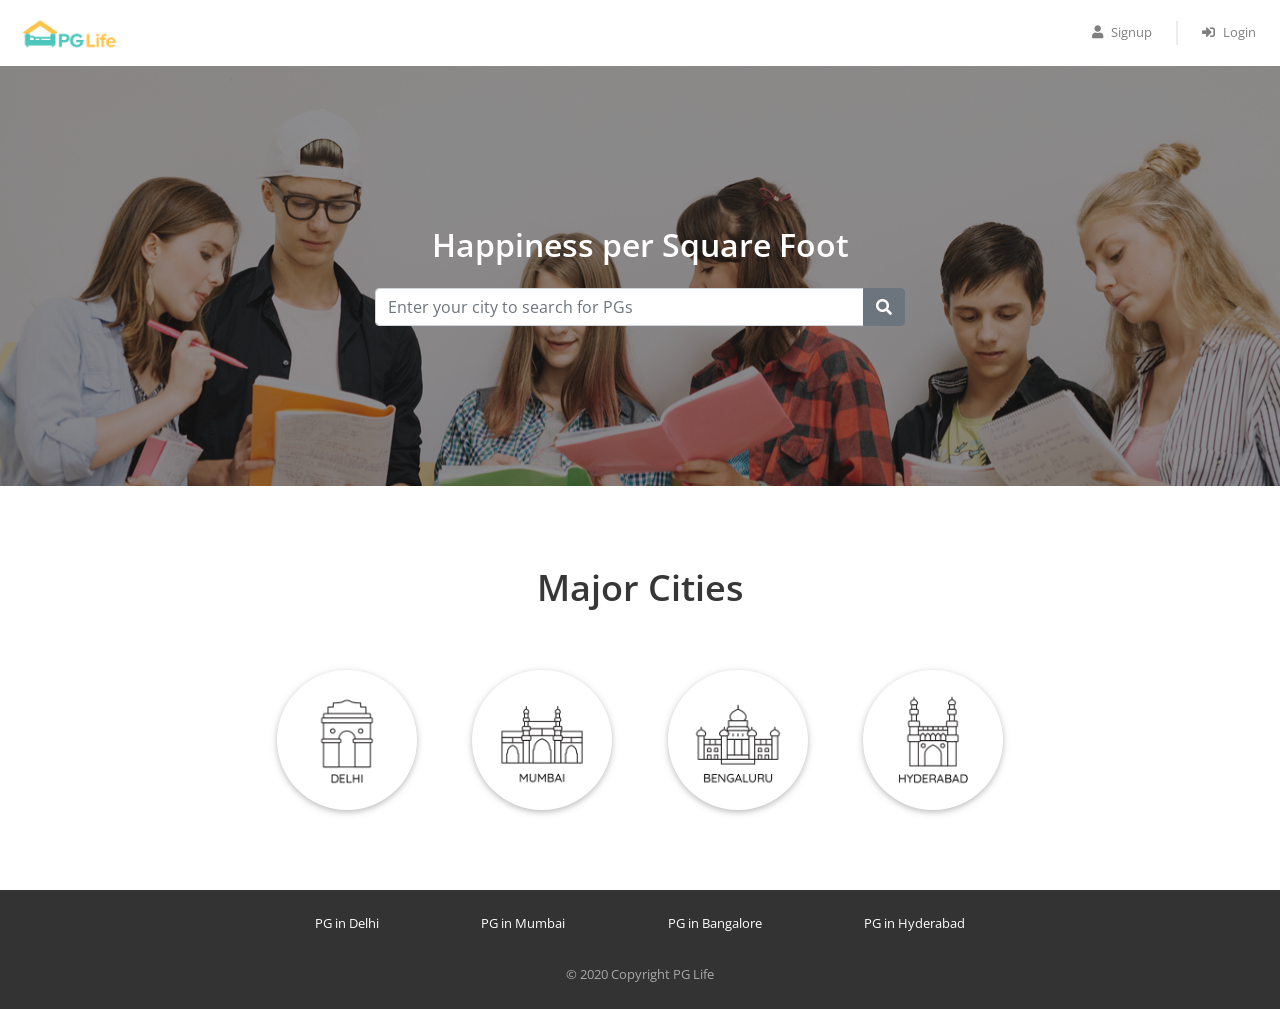
<file: index.html>
<!DOCTYPE html>
<html lang="en">

<head>
    <meta name="viewport" content="width=device-width, initial-scale=1">
    <title>Welcome | PG_Life</title>

    <link href="css/bootstrap.min.css" rel="stylesheet" />
    <link href="https://use.fontawesome.com/releases/v5.11.2/css/all.css" rel="stylesheet" />
    <link href="https://fonts.googleapis.com/css2?family=Open+Sans:ital,wght@0,300;0,400;0,600;0,700;0,800;1,300;1,400;1,600;1,700;1,800&display=swap" rel="stylesheet" />
    <link href="css/common.css" rel="stylesheet" />
    <link href="css/home.css" rel="stylesheet" />
</head>

<body>
    <div class="header sticky-top">
        <nav class="navbar navbar-expand-md navbar-light">
            <a class="navbar-brand" href="index.html">
                <img src="img/logo.png" />
            </a>
            <button class="navbar-toggler" type="button" data-toggle="collapse" data-target="#my-navbar">
                <span class="navbar-toggler-icon"></span>
            </button>

            <div class="collapse navbar-collapse justify-content-end" id="my-navbar">
                <ul class="navbar-nav">
                    <li class="nav-item">
                        <a class="nav-link" href="#" data-toggle="modal" data-target="#signup-modal">
                            <i class="fas fa-user"></i>Signup
                        </a>
                    </li>
                    <div class="nav-vl"></div>
                    <li class="nav-item">
                        <a class="nav-link" href="#" data-toggle="modal" data-target="#login-modal">
                            <i class="fas fa-sign-in-alt"></i>Login
                        </a>
                    </li>
                </ul>
            </div>
        </nav>
    </div>

    <div id="loading">
    </div>

    <div class="banner-container">
        <h2 class="white pb-3">Happiness per Square Foot</h2>

        <form id="search-form">
            <div class="input-group city-search">
                <input type="text" class="form-control input-city" id='city' name='city' placeholder="Enter your city to search for PGs" />
                <div class="input-group-append">
                    <button type="submit" class="btn btn-secondary">
                        <i class="fa fa-search"></i>
                    </button>
                </div>
            </div>
        </form>
    </div>

    <div class="page-container">
        <h1 class="city-heading">
            Major Cities
        </h1>
        <div class="row">
            <div class="city-card-container col-md">
                <a href="property_list.html">
                    <div class="city-card rounded-circle">
                        <img src="img/delhi.png" class="city-img" />
                    </div>
                </a>
            </div>

            <div class="city-card-container col-md">
                <a href="property_list.html">
                    <div class="city-card rounded-circle">
                        <img src="img/mumbai.png" class="city-img" />
                    </div>
                </a>
            </div>

            <div class="city-card-container col-md">
                <a href="property_list.html">
                    <div class="city-card rounded-circle">
                        <img src="img/bangalore.png" class="city-img" />
                    </div>
                </a>
            </div>

            <div class="city-card-container col-md">
                <a href="property_list.html">
                    <div class="city-card rounded-circle">
                        <img src="img/hyderabad.png" class="city-img" />
                    </div>
                </a>
            </div>
        </div>
    </div>

    <div class="modal fade" id="signup-modal" tabindex="-1" role="dialog" aria-labelledby="signup-heading" aria-hidden="true">
        <div class="modal-dialog" role="document">
            <div class="modal-content">
                <div class="modal-header">
                    <h5 class="modal-title" id="signup-heading">Signup with PGLife</h5>
                    <button type="button" class="close" data-dismiss="modal" aria-label="Close">
                        <span aria-hidden="true">&times;</span>
                    </button>
                </div>

                <div class="modal-body">
                    <form id="signup-form" class="form" role="form">
                        <div class="input-group form-group">
                            <div class="input-group-prepend">
                                <span class="input-group-text">
                                    <i class="fas fa-user"></i>
                                </span>
                            </div>
                            <input type="text" class="form-control" name="full_name" placeholder="Full Name" maxlength="30" required>
                        </div>

                        <div class="input-group form-group">
                            <div class="input-group-prepend">
                                <span class="input-group-text">
                                    <i class="fas fa-phone-alt"></i>
                                </span>
                            </div>
                            <input type="text" class="form-control" name="phone" placeholder="Phone Number" maxlength="10" minlength="10" required>
                        </div>

                        <div class="input-group form-group">
                            <div class="input-group-prepend">
                                <span class="input-group-text">
                                    <i class="fas fa-envelope"></i>
                                </span>
                            </div>
                            <input type="email" class="form-control" name="email" placeholder="Email" required>
                        </div>

                        <div class="input-group form-group">
                            <div class="input-group-prepend">
                                <span class="input-group-text">
                                    <i class="fas fa-lock"></i>
                                </span>
                            </div>
                            <input type="password" class="form-control" name="password" placeholder="Password" minlength="6" required>
                        </div>

                        <div class="input-group form-group">
                            <div class="input-group-prepend">
                                <span class="input-group-text">
                                    <i class="fas fa-university"></i>
                                </span>
                            </div>
                            <input type="text" class="form-control" name="college_name" placeholder="College Name" maxlength="150" required>
                        </div>

                        <div class="form-group">
                            <span>I'm a</span>
                            <input type="radio" class="ml-3" id="gender-male" name="gender" value="male" /> Male
                            <label for="gender-male">
                            </label>
                            <input type="radio" class="ml-3" id="gender-female" name="gender" value="female" />
                            <label for="gender-female">
                                Female
                            </label>
                        </div>

                        <div class="form-group">
                            <button type="submit" class="btn btn-block btn-primary">Create Account</button>
                        </div>
                    </form>
                </div>

                <div class="modal-footer">
                    <span>Already have an account?
                        <a href="#" data-dismiss="modal" data-toggle="modal" data-target="#login-modal">Login</a>
                    </span>
                </div>
            </div>
        </div>
    </div>

    <div class="modal fade" id="login-modal" tabindex="-1" role="dialog" aria-labelledby="login-heading" aria-hidden="true">
        <div class="modal-dialog modal-dialog-centered" role="document">
            <div class="modal-content">
                <div class="modal-header">
                    <h5 class="modal-title" id="login-heading">Login with PGLife</h5>
                    <button type="button" class="close" data-dismiss="modal" aria-label="Close">
                        <span aria-hidden="true">&times;</span>
                    </button>
                </div>

                <div class="modal-body">
                    <form id="login-form" class="form" role="form">
                        <div class="input-group form-group">
                            <div class="input-group-prepend">
                                <span class="input-group-text">
                                    <i class="fas fa-user"></i>
                                </span>
                            </div>
                            <input type="email" class="form-control" name="email" placeholder="Email" required>
                        </div>

                        <div class="input-group form-group">
                            <div class="input-group-prepend">
                                <span class="input-group-text">
                                    <i class="fas fa-lock"></i>
                                </span>
                            </div>
                            <input type="password" class="form-control" name="password" placeholder="Password" minlength="6" required>
                        </div>

                        <div class="form-group">
                            <button type="submit" class="btn btn-block btn-primary">Login</button>
                        </div>
                    </form>
                </div>

                <div class="modal-footer">
                    <span>
                        <a href="#" data-dismiss="modal" data-toggle="modal" data-target="#signup-modal">Click here</a>
                        to register a new account
                    </span>
                </div>
            </div>
        </div>
    </div>

    <div class="footer">
        <div class="page-container footer-container">
            <div class="footer-cities">
                <div class="footer-city">
                    <a href="property_list.html">PG in Delhi</a>
                </div>
                <div class="footer-city">
                    <a href="property_list.html">PG in Mumbai</a>
                </div>
                <div class="footer-city">
                    <a href="property_list.html">PG in Bangalore</a>
                </div>
                <div class="footer-city">
                    <a href="property_list.html">PG in Hyderabad</a>
                </div>
            </div>
            <div class="footer-copyright">© 2020 Copyright PG Life </div>
        </div>
    </div>

    <script type="text/javascript" src="js/jquery.js"></script>
    <script type="text/javascript" src="js/bootstrap.min.js"></script>
    <script type="text/javascript" src="js/common.js"></script>
    
</body>

</html>
</file>
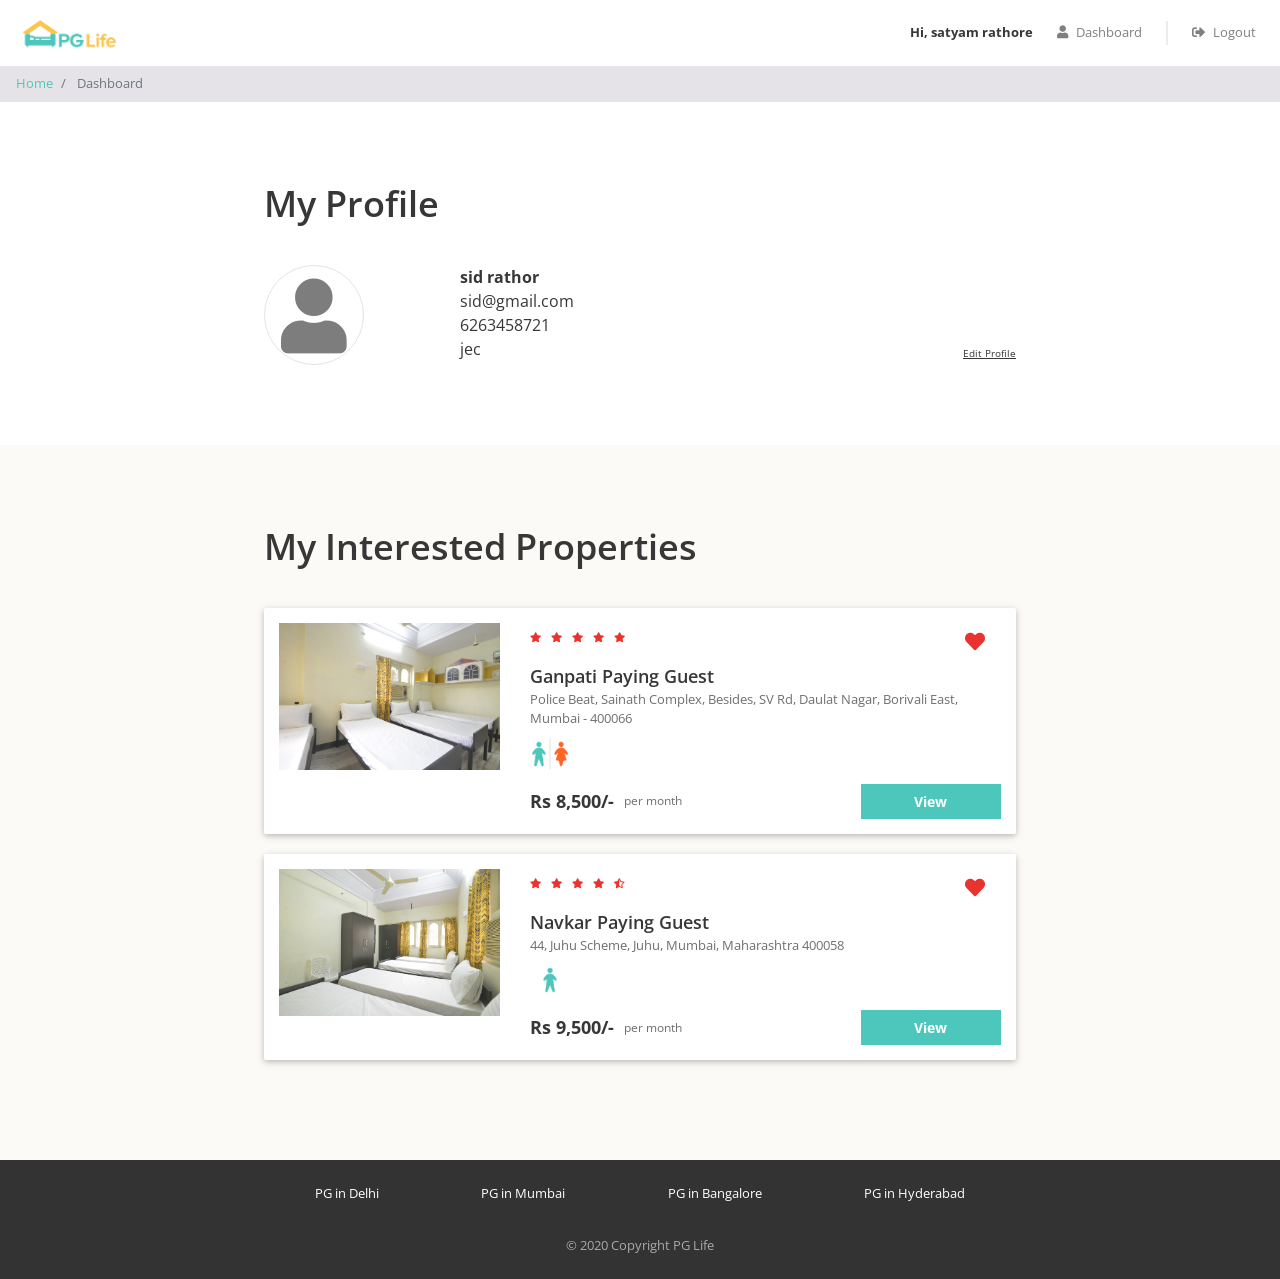
<file: dashboard.html>
<!DOCTYPE html>
<html lang="en">

<head>
    <meta name="viewport" content="width=device-width, initial-scale=1">
    <title>Dashboard | PG Life</title>

    <link href="css/bootstrap.min.css" rel="stylesheet" />
    <link href="https://use.fontawesome.com/releases/v5.11.2/css/all.css" rel="stylesheet" />
    <link href="https://fonts.googleapis.com/css2?family=Open+Sans:ital,wght@0,300;0,400;0,600;0,700;0,800;1,300;1,400;1,600;1,700;1,800&display=swap" rel="stylesheet" />
    <link href="css/common.css" rel="stylesheet" />
    <link href="css/dashboard.css" rel="stylesheet" />
</head>

<body>
<div class="header sticky-top">
        <nav class="navbar navbar-expand-md navbar-light">
            <a class="navbar-brand" href="index.html">
                <img src="img/logo.png" />
            </a>
            <button class="navbar-toggler" type="button" data-toggle="collapse" data-target="#my-navbar">
                <span class="navbar-toggler-icon"></span>
            </button>

            <div class="collapse navbar-collapse justify-content-end" id="my-navbar">
                <ul class="navbar-nav">
                    <div class='nav-name'>
                        Hi, satyam rathore
                    </div>
                    <li class="nav-item">
                        <a class="nav-link" href="dashboard.html">
                            <i class="fas fa-user"></i>Dashboard
                        </a>
                    </li>
                    <div class="nav-vl"></div>
                    <li class="nav-item">
                        <a class="nav-link" href="#">
                            <i class="fas fa-sign-out-alt"></i>Logout
                        </a>
                    </li>
                </ul>
            </div>
        </nav>
    </div>

    <div id="loading">
    </div>

    <nav aria-label="breadcrumb">
        <ol class="breadcrumb py-2">
            <li class="breadcrumb-item">
                <a href="index.html">Home</a>
            </li>
            <li class="breadcrumb-item active" aria-current="page">
                Dashboard
            </li>
        </ol>
    </nav>

    <div class="my-profile page-container">
        <h1>My Profile</h1>
        <div class="row">
            <div class="col-md-3 profile-img-container">
                <i class="fas fa-user profile-img"></i>
            </div>
            <div class="col-md-9">
                <div class="row no-gutters justify-content-between align-items-end">
                    <div class="profile">
                        <div class="name">sid rathor</div>
                        <div class="email">sid@gmail.com</div>
                        <div class="phone">6263458721</div>
                        <div class="college">jec</div>
                    </div>
                    <div class="edit">
                        <div class="edit-profile">Edit Profile</div>
                    </div>
                </div>
            </div>
        </div>
    </div>

    <div class="my-interested-properties">
        <div class="page-container">
            <h1>My Interested Properties</h1>

            <div class="property-card property-id-1 row">
                <div class="image-container col-md-4">
                    <img src="img/properties/1/eace7b9114fd6046.jpg" />
                </div>
                <div class="content-container col-md-8">
                    <div class="row no-gutters justify-content-between">
                        <div class="star-container" title="4.8">
                            <i class="fas fa-star"></i>
                            <i class="fas fa-star"></i>
                            <i class="fas fa-star"></i>
                            <i class="fas fa-star"></i>
                            <i class="fas fa-star"></i>
                        </div>
                        <div class="interested-container">
                            <i class="is-interested-image fas fa-heart" property_id="1"></i>
                        </div>
                    </div>
                    <div class="detail-container">
                        <div class="property-name">Ganpati Paying Guest</div>
                        <div class="property-address">Police Beat, Sainath Complex, Besides, SV Rd, Daulat Nagar, Borivali East, Mumbai - 400066</div>
                        <div class="property-gender">
                            <img src="img/unisex.png">
                        </div>
                    </div>
                    <div class="row no-gutters">
                        <div class="rent-container col-6">
                            <div class="rent">Rs 8,500/-</div>
                            <div class="rent-unit">per month</div>
                        </div>
                        <div class="button-container col-6">
                            <a href="property_detail.html" class="btn btn-primary">View</a>
                        </div>
                    </div>
                </div>
            </div>

            <div class="property-card property-id-2 row">
                <div class="image-container col-md-4">
                    <img src="img/properties/1/1d4f0757fdb86d5f.jpg" />
                </div>
                <div class="content-container col-md-8">
                    <div class="row no-gutters justify-content-between">
                        <div class="star-container" title="4.5">
                            <i class="fas fa-star"></i>
                            <i class="fas fa-star"></i>
                            <i class="fas fa-star"></i>
                            <i class="fas fa-star"></i>
                            <i class="fas fa-star-half-alt"></i>
                        </div>
                        <div class="interested-container">
                            <i class="is-interested-image fas fa-heart" property_id="2"></i>
                        </div>
                    </div>
                    <div class="detail-container">
                        <div class="property-name">Navkar Paying Guest</div>
                        <div class="property-address">44, Juhu Scheme, Juhu, Mumbai, Maharashtra 400058</div>
                        <div class="property-gender">
                            <img src="img/male.png">
                        </div>
                    </div>
                    <div class="row no-gutters">
                        <div class="rent-container col-6">
                            <div class="rent">Rs 9,500/-</div>
                            <div class="rent-unit">per month</div>
                        </div>
                        <div class="button-container col-6">
                            <a href="property_detail.html" class="btn btn-primary">View</a>
                        </div>
                    </div>
                </div>
            </div>


        </div>
    </div>

    <div class="footer">
        <div class="page-container footer-container">
            <div class="footer-cities">
                <div class="footer-city">
                    <a href="property_list.html">PG in Delhi</a>
                </div>
                <div class="footer-city">
                    <a href="property_list.html">PG in Mumbai</a>
                </div>
                <div class="footer-city">
                    <a href="property_list.html">PG in Bangalore</a>
                </div>
                <div class="footer-city">
                    <a href="property_list.html">PG in Hyderabad</a>
                </div>
            </div>
            <div class="footer-copyright">© 2020 Copyright PG Life </div>
        </div>
    </div>

    <script type="text/javascript" src="js/jquery.js"></script>
    <script type="text/javascript" src="js/bootstrap.min.js"></script>
    <script type="text/javascript" src="js/common.js"></script>
    
</body>

</html>
</file>
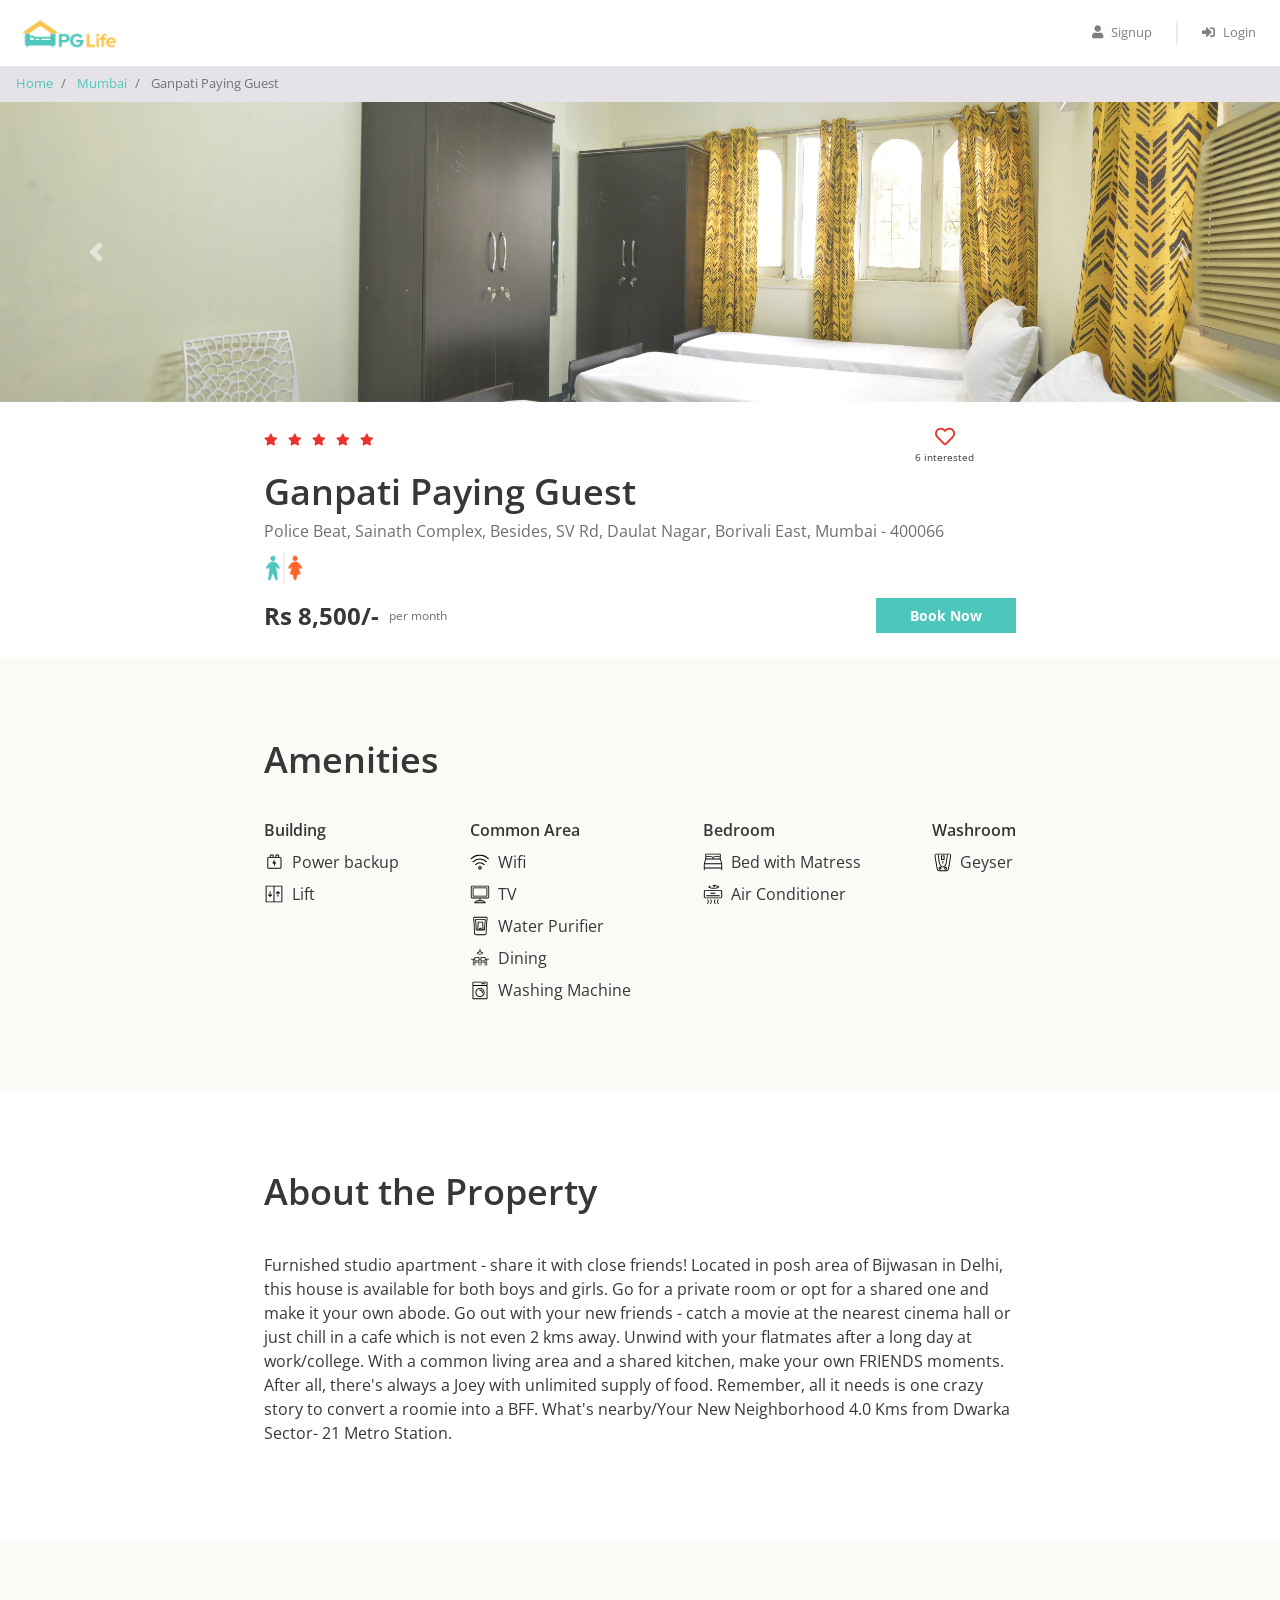
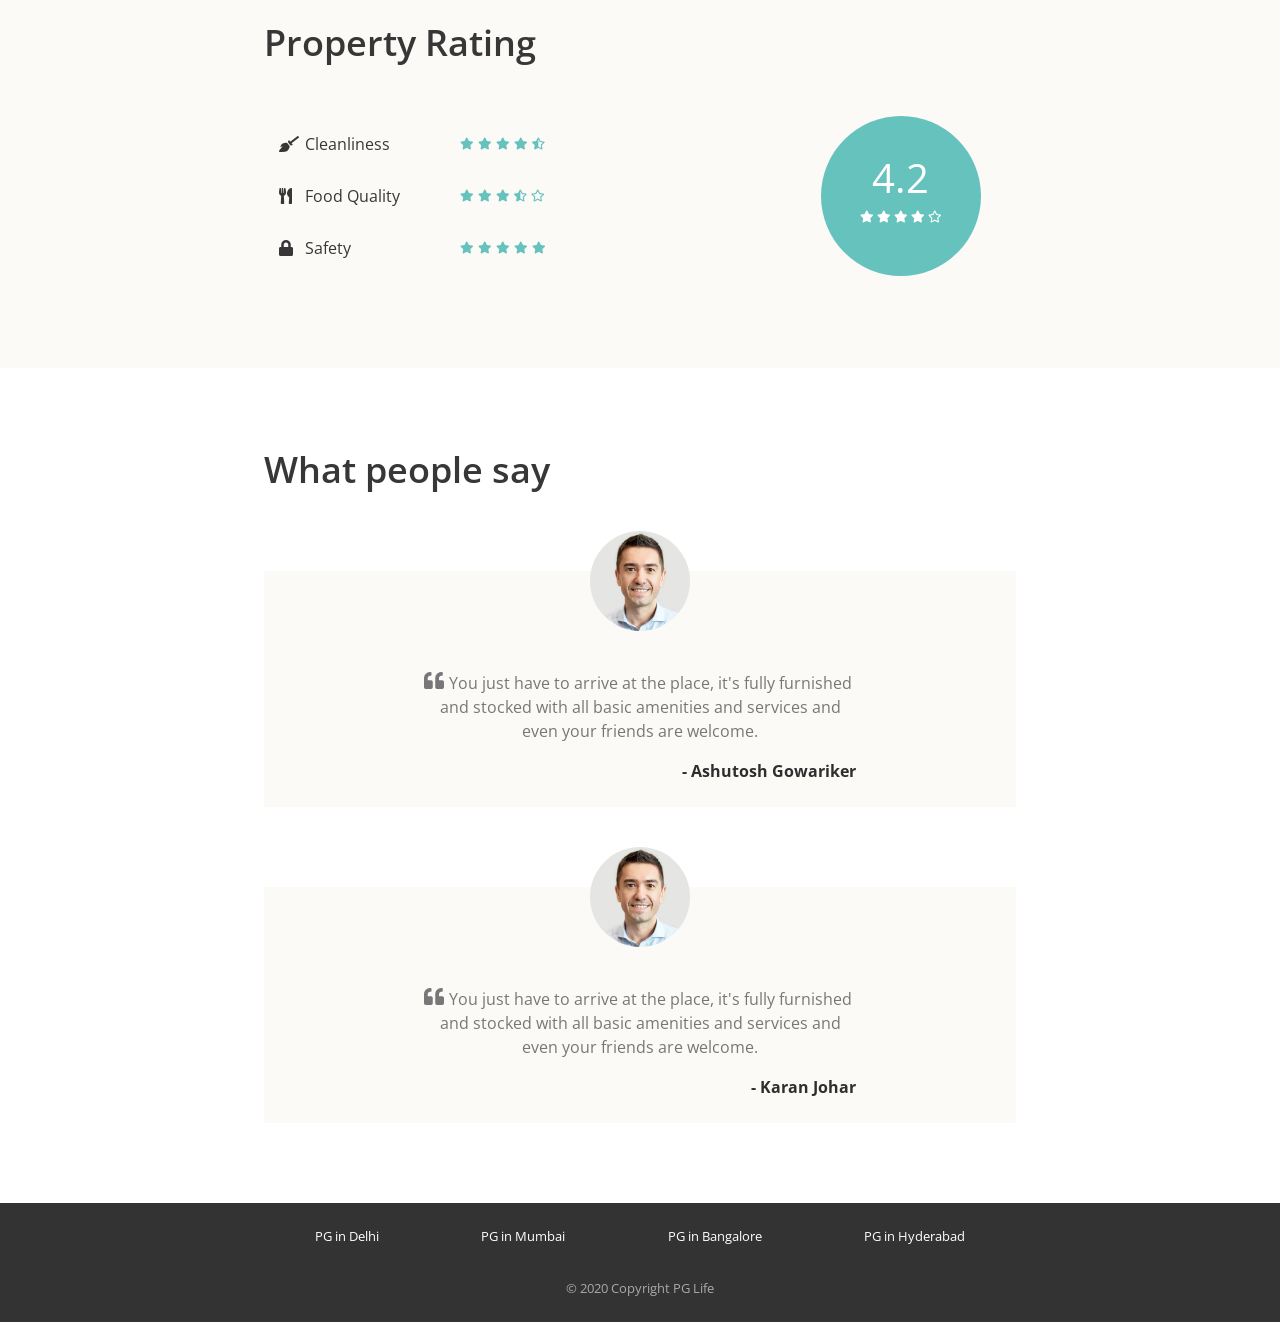
<file: property_detail.html>
<!DOCTYPE html>
<html lang="en">

<head>
    <meta name="viewport" content="width=device-width, initial-scale=1">
    <title>Ganpati Paying Guest | PG Life</title>

    <link href="css/bootstrap.min.css" rel="stylesheet" />
    <link href="https://use.fontawesome.com/releases/v5.11.2/css/all.css" rel="stylesheet" />
    <link href="https://fonts.googleapis.com/css2?family=Open+Sans:ital,wght@0,300;0,400;0,600;0,700;0,800;1,300;1,400;1,600;1,700;1,800&display=swap" rel="stylesheet" />
    <link href="css/common.css" rel="stylesheet" />
    <link href="css/property_detail.css" rel="stylesheet" />
</head>

<body>
    <div class="header sticky-top">
        <nav class="navbar navbar-expand-md navbar-light">
            <a class="navbar-brand" href="index.html">
                <img src="img/logo.png" />
            </a>
            <button class="navbar-toggler" type="button" data-toggle="collapse" data-target="#my-navbar">
                <span class="navbar-toggler-icon"></span>
            </button>

            <div class="collapse navbar-collapse justify-content-end" id="my-navbar">
                <ul class="navbar-nav">
                    <li class="nav-item">
                        <a class="nav-link" href="#" data-toggle="modal" data-target="#signup-modal">
                            <i class="fas fa-user"></i>Signup
                        </a>
                    </li>
                    <div class="nav-vl"></div>
                    <li class="nav-item">
                        <a class="nav-link" href="#" data-toggle="modal" data-target="#login-modal">
                            <i class="fas fa-sign-in-alt"></i>Login
                        </a>
                    </li>
                </ul>
            </div>
        </nav>
    </div>

    <div id="loading">
    </div>

    <nav aria-label="breadcrumb">
        <ol class="breadcrumb py-2">
            <li class="breadcrumb-item">
                <a href="index.html">Home</a>
            </li>
            <li class="breadcrumb-item">
                <a href="property_list.html">Mumbai</a>
            </li>
            <li class="breadcrumb-item active" aria-current="page">
                Ganpati Paying Guest
            </li>
        </ol>
    </nav>

    <div id="property-images" class="carousel slide" data-ride="carousel">
        <ol class="carousel-indicators">
            <li data-target="#property-images" data-slide-to="0" class="active"></li>
            <li data-target="#property-images" data-slide-to="1" class=""></li>
            <li data-target="#property-images" data-slide-to="2" class=""></li>
        </ol>
        <div class="carousel-inner">
            <div class="carousel-item active">
                <img class="d-block w-100" src="img/properties/1/1d4f0757fdb86d5f.jpg" alt="slide">
            </div>
            <div class="carousel-item">
                <img class="d-block w-100" src="img/properties/1/46ebbb537aa9fb0a.jpg" alt="slide">
            </div>
            <div class="carousel-item">
                <img class="d-block w-100" src="img/properties/1/eace7b9114fd6046.jpg" alt="slide">
            </div>
        </div>
        <a class="carousel-control-prev" href="#property-images" role="button" data-slide="prev">
            <span class="carousel-control-prev-icon" aria-hidden="true"></span>
            <span class="sr-only">Previous</span>
        </a>
        <a class="carousel-control-next" href="#property-images" role="button" data-slide="next">
            <span class="carousel-control-next-icon" aria-hidden="true"></span>
            <span class="sr-only">Next</span>
        </a>
    </div>

    <div class="property-summary page-container">
        <div class="row no-gutters justify-content-between">
            <div class="star-container" title="4.8">
                <i class="fas fa-star"></i>
                <i class="fas fa-star"></i>
                <i class="fas fa-star"></i>
                <i class="fas fa-star"></i>
                <i class="fas fa-star"></i>
            </div>
            <div class="interested-container">
                <i class="is-interested-image far fa-heart"></i>
                <div class="interested-text">
                    <span class="interested-user-count">6</span> interested
                </div>
            </div>
        </div>
        <div class="detail-container">
            <div class="property-name">Ganpati Paying Guest</div>
            <div class="property-address">Police Beat, Sainath Complex, Besides, SV Rd, Daulat Nagar, Borivali East, Mumbai - 400066</div>
            <div class="property-gender">
                <img src="img/unisex.png" />
            </div>
        </div>
        <div class="row no-gutters">
            <div class="rent-container col-6">
                <div class="rent">Rs 8,500/-</div>
                <div class="rent-unit">per month</div>
            </div>
            <div class="button-container col-6">
                <a href="#" class="btn btn-primary">Book Now</a>
            </div>
        </div>
    </div>

    <div class="property-amenities">
        <div class="page-container">
            <h1>Amenities</h1>
            <div class="row justify-content-between">
                <div class="col-md-auto">
                    <h5>Building</h5>
                    <div class="amenity-container">
                        <img src="img/amenities/powerbackup.svg">
                        <span>Power backup</span>
                    </div>
                    <div class="amenity-container">
                        <img src="img/amenities/lift.svg">
                        <span>Lift</span>
                    </div>
                </div>

                <div class="col-md-auto">
                    <h5>Common Area</h5>
                    <div class="amenity-container">
                        <img src="img/amenities/wifi.svg">
                        <span>Wifi</span>
                    </div>
                    <div class="amenity-container">
                        <img src="img/amenities/tv.svg">
                        <span>TV</span>
                    </div>
                    <div class="amenity-container">
                        <img src="img/amenities/rowater.svg">
                        <span>Water Purifier</span>
                    </div>
                    <div class="amenity-container">
                        <img src="img/amenities/dining.svg">
                        <span>Dining</span>
                    </div>
                    <div class="amenity-container">
                        <img src="img/amenities/washingmachine.svg">
                        <span>Washing Machine</span>
                    </div>
                </div>

                <div class="col-md-auto">
                    <h5>Bedroom</h5>
                    <div class="amenity-container">
                        <img src="img/amenities/bed.svg">
                        <span>Bed with Matress</span>
                    </div>
                    <div class="amenity-container">
                        <img src="img/amenities/ac.svg">
                        <span>Air Conditioner</span>
                    </div>
                </div>

                <div class="col-md-auto">
                    <h5>Washroom</h5>
                    <div class="amenity-container">
                        <img src="img/amenities/geyser.svg">
                        <span>Geyser</span>
                    </div>
                </div>
            </div>
        </div>
    </div>

    <div class="property-about page-container">
        <h1>About the Property</h1>
        <p>Furnished studio apartment - share it with close friends! Located in posh area of Bijwasan in Delhi, this house is available for both boys and girls. Go for a private room or opt for a shared one and make it your own abode. Go out with your new friends - catch a movie at the nearest cinema hall or just chill in a cafe which is not even 2 kms away. Unwind with your flatmates after a long day at work/college. With a common living area and a shared kitchen, make your own FRIENDS moments. After all, there's always a Joey with unlimited supply of food. Remember, all it needs is one crazy story to convert a roomie into a BFF. What's nearby/Your New Neighborhood 4.0 Kms from Dwarka Sector- 21 Metro Station.</p>
    </div>

    <div class="property-rating">
        <div class="page-container">
            <h1>Property Rating</h1>
            <div class="row align-items-center justify-content-between">
                <div class="col-md-6">
                    <div class="rating-criteria row">
                        <div class="col-6">
                            <i class="rating-criteria-icon fas fa-broom"></i>
                            <span class="rating-criteria-text">Cleanliness</span>
                        </div>
                        <div class="rating-criteria-star-container col-6" title="4.3">
                            <i class="fas fa-star"></i>
                            <i class="fas fa-star"></i>
                            <i class="fas fa-star"></i>
                            <i class="fas fa-star"></i>
                            <i class="fas fa-star-half-alt"></i>
                        </div>
                    </div>

                    <div class="rating-criteria row">
                        <div class="col-6">
                            <i class="rating-criteria-icon fas fa-utensils"></i>
                            <span class="rating-criteria-text">Food Quality</span>
                        </div>
                        <div class="rating-criteria-star-container col-6" title="3.4">
                            <i class="fas fa-star"></i>
                            <i class="fas fa-star"></i>
                            <i class="fas fa-star"></i>
                            <i class="fas fa-star-half-alt"></i>
                            <i class="far fa-star"></i>
                        </div>
                    </div>

                    <div class="rating-criteria row">
                        <div class="col-6">
                            <i class="rating-criteria-icon fa fa-lock"></i>
                            <span class="rating-criteria-text">Safety</span>
                        </div>
                        <div class="rating-criteria-star-container col-6" title="4.8">
                            <i class="fas fa-star"></i>
                            <i class="fas fa-star"></i>
                            <i class="fas fa-star"></i>
                            <i class="fas fa-star"></i>
                            <i class="fas fa-star"></i>
                        </div>
                    </div>
                </div>

                <div class="col-md-4">
                    <div class="rating-circle">
                        <div class="total-rating">4.2</div>
                        <div class="rating-circle-star-container">
                            <i class="fas fa-star"></i>
                            <i class="fas fa-star"></i>
                            <i class="fas fa-star"></i>
                            <i class="fas fa-star"></i>
                            <i class="far fa-star"></i>
                        </div>
                    </div>
                </div>
            </div>
        </div>
    </div>

    <div class="property-testimonials page-container">
        <h1>What people say</h1>
        <div class="testimonial-block">
            <div class="testimonial-image-container">
                <img class="testimonial-img" src="img/man.png">
            </div>
            <div class="testimonial-text">
                <i class="fa fa-quote-left" aria-hidden="true"></i>
                <p>You just have to arrive at the place, it's fully furnished and stocked with all basic amenities and services and even your friends are welcome.</p>
            </div>
            <div class="testimonial-name">- Ashutosh Gowariker</div>
        </div>
        <div class="testimonial-block">
            <div class="testimonial-image-container">
                <img class="testimonial-img" src="img/man.png">
            </div>
            <div class="testimonial-text">
                <i class="fa fa-quote-left" aria-hidden="true"></i>
                <p>You just have to arrive at the place, it's fully furnished and stocked with all basic amenities and services and even your friends are welcome.</p>
            </div>
            <div class="testimonial-name">- Karan Johar</div>
        </div>
    </div>

    <div class="modal fade" id="signup-modal" tabindex="-1" role="dialog" aria-labelledby="signup-heading" aria-hidden="true">
        <div class="modal-dialog" role="document">
            <div class="modal-content">
                <div class="modal-header">
                    <h5 class="modal-title" id="signup-heading">Signup with PGLife</h5>
                    <button type="button" class="close" data-dismiss="modal" aria-label="Close">
                        <span aria-hidden="true">&times;</span>
                    </button>
                </div>

                <div class="modal-body">
                    <form id="signup-form" class="form" role="form">
                        <div class="input-group form-group">
                            <div class="input-group-prepend">
                                <span class="input-group-text">
                                    <i class="fas fa-user"></i>
                                </span>
                            </div>
                            <input type="text" class="form-control" name="full_name" placeholder="Full Name" maxlength="30" required>
                        </div>

                        <div class="input-group form-group">
                            <div class="input-group-prepend">
                                <span class="input-group-text">
                                    <i class="fas fa-phone-alt"></i>
                                </span>
                            </div>
                            <input type="text" class="form-control" name="phone" placeholder="Phone Number" maxlength="10" minlength="10" required>
                        </div>

                        <div class="input-group form-group">
                            <div class="input-group-prepend">
                                <span class="input-group-text">
                                    <i class="fas fa-envelope"></i>
                                </span>
                            </div>
                            <input type="email" class="form-control" name="email" placeholder="Email" required>
                        </div>

                        <div class="input-group form-group">
                            <div class="input-group-prepend">
                                <span class="input-group-text">
                                    <i class="fas fa-lock"></i>
                                </span>
                            </div>
                            <input type="password" class="form-control" name="password" placeholder="Password" minlength="6" required>
                        </div>

                        <div class="input-group form-group">
                            <div class="input-group-prepend">
                                <span class="input-group-text">
                                    <i class="fas fa-university"></i>
                                </span>
                            </div>
                            <input type="text" class="form-control" name="college_name" placeholder="College Name" maxlength="150" required>
                        </div>

                        <div class="form-group">
                            <span>I'm a</span>
                            <input type="radio" class="ml-3" id="gender-male" name="gender" value="male" /> Male
                            <label for="gender-male">
                            </label>
                            <input type="radio" class="ml-3" id="gender-female" name="gender" value="female" />
                            <label for="gender-female">
                                Female
                            </label>
                        </div>

                        <div class="form-group">
                            <button type="submit" class="btn btn-block btn-primary">Create Account</button>
                        </div>
                    </form>
                </div>

                <div class="modal-footer">
                    <span>Already have an account?
                        <a href="#" data-dismiss="modal" data-toggle="modal" data-target="#login-modal">Login</a>
                    </span>
                </div>
            </div>
        </div>
    </div>

    <div class="modal fade" id="login-modal" tabindex="-1" role="dialog" aria-labelledby="login-heading" aria-hidden="true">
        <div class="modal-dialog modal-dialog-centered" role="document">
            <div class="modal-content">
                <div class="modal-header">
                    <h5 class="modal-title" id="login-heading">Login with PGLife</h5>
                    <button type="button" class="close" data-dismiss="modal" aria-label="Close">
                        <span aria-hidden="true">&times;</span>
                    </button>
                </div>

                <div class="modal-body">
                    <form id="login-form" class="form" role="form">
                        <div class="input-group form-group">
                            <div class="input-group-prepend">
                                <span class="input-group-text">
                                    <i class="fas fa-user"></i>
                                </span>
                            </div>
                            <input type="email" class="form-control" name="email" placeholder="Email" required>
                        </div>

                        <div class="input-group form-group">
                            <div class="input-group-prepend">
                                <span class="input-group-text">
                                    <i class="fas fa-lock"></i>
                                </span>
                            </div>
                            <input type="password" class="form-control" name="password" placeholder="Password" minlength="6" required>
                        </div>

                        <div class="form-group">
                            <button type="submit" class="btn btn-block btn-primary">Login</button>
                        </div>
                    </form>
                </div>

                <div class="modal-footer">
                    <span>
                        <a href="#" data-dismiss="modal" data-toggle="modal" data-target="#signup-modal">Click here</a>
                        to register a new account
                    </span>
                </div>
            </div>
        </div>
    </div>

    <div class="footer">
        <div class="page-container footer-container">
            <div class="footer-cities">
                <div class="footer-city">
                    <a href="property_list.html">PG in Delhi</a>
                </div>
                <div class="footer-city">
                    <a href="property_list.html">PG in Mumbai</a>
                </div>
                <div class="footer-city">
                    <a href="property_list.html">PG in Bangalore</a>
                </div>
                <div class="footer-city">
                    <a href="property_list.html">PG in Hyderabad</a>
                </div>
            </div>
            <div class="footer-copyright">© 2020 Copyright PG Life </div>
        </div>
    </div>

    <script type="text/javascript" src="js/jquery.js"></script>
    <script type="text/javascript" src="js/bootstrap.min.js"></script>
</body>

</html>
</file>
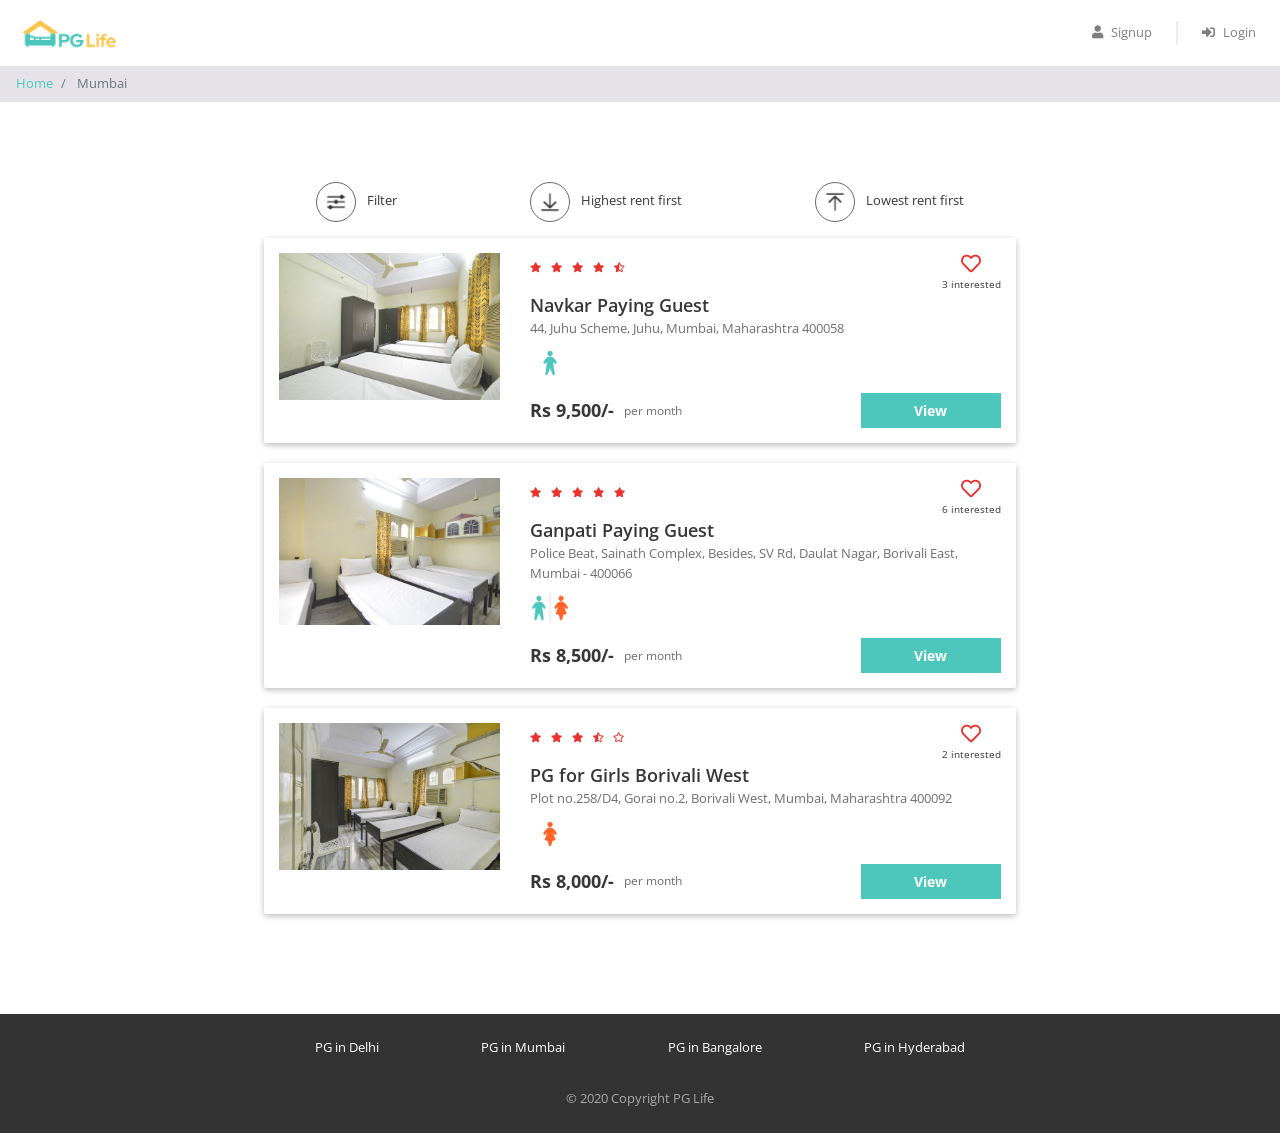
<file: property_list.html>
<!DOCTYPE html>
<html lang="en">

<head>
    <meta name="viewport" content="width=device-width, initial-scale=1">
    <title>Best PG's in Mumbai | PG Life</title>

    <link href="css/bootstrap.min.css" rel="stylesheet" />
    <link href="https://use.fontawesome.com/releases/v5.11.2/css/all.css" rel="stylesheet" />
    <link href="https://fonts.googleapis.com/css2?family=Open+Sans:ital,wght@0,300;0,400;0,600;0,700;0,800;1,300;1,400;1,600;1,700;1,800&display=swap" rel="stylesheet" />
    <link href="css/common.css" rel="stylesheet" />
    <link href="css/property_list.css" rel="stylesheet" />
</head>

<body>
    <div class="header sticky-top">
        <nav class="navbar navbar-expand-md navbar-light">
            <a class="navbar-brand" href="index.html">
                <img src="img/logo.png" />
            </a>
            <button class="navbar-toggler" type="button" data-toggle="collapse" data-target="#my-navbar">
                <span class="navbar-toggler-icon"></span>
            </button>

            <div class="collapse navbar-collapse justify-content-end" id="my-navbar">
                <ul class="navbar-nav">
                    <li class="nav-item">
                        <a class="nav-link" href="#" data-toggle="modal" data-target="#signup-modal">
                            <i class="fas fa-user"></i>Signup
                        </a>
                    </li>
                    <div class="nav-vl"></div>
                    <li class="nav-item">
                        <a class="nav-link" href="#" data-toggle="modal" data-target="#login-modal">
                            <i class="fas fa-sign-in-alt"></i>Login
                        </a>
                    </li>
                </ul>
            </div>
        </nav>
    </div>

    <div id="loading">
    </div>

    <nav aria-label="breadcrumb">
        <ol class="breadcrumb py-2">
            <li class="breadcrumb-item">
                <a href="index.html">Home</a>
            </li>
            <li class="breadcrumb-item active" aria-current="page">
                Mumbai
            </li>
        </ol>
    </nav>

    <div class="page-container">
        <div class="filter-bar row justify-content-around">
            <div class="col-auto" data-toggle="modal" data-target="#filter-modal">
                <img src="img/filter.png" alt="filter" />
                <span>Filter</span>
            </div>
            <div class="col-auto">
                <img src="img/desc.png" alt="sort-desc" />
                <span>Highest rent first</span>
            </div>
            <div class="col-auto">
                <img src="img/asc.png" alt="sort-asc" />
                <span>Lowest rent first</span>
            </div>
        </div>

        
        <div class="property-card row">
            <div class="image-container col-md-4">
                <img src="img/properties/1/1d4f0757fdb86d5f.jpg" />
            </div>
            <div class="content-container col-md-8">
                <div class="row no-gutters justify-content-between">
                    <div class="star-container" title="4.5">
                        <i class="fas fa-star"></i>
                        <i class="fas fa-star"></i>
                        <i class="fas fa-star"></i>
                        <i class="fas fa-star"></i>
                        <i class="fas fa-star-half-alt"></i>
                    </div>
                    <div class="interested-container">
                        <i class="far fa-heart"></i>
                        <div class="interested-text">3 interested</div>
                    </div>
                </div>
                <div class="detail-container">
                    <div class="property-name">Navkar Paying Guest</div>
                    <div class="property-address">44, Juhu Scheme, Juhu, Mumbai, Maharashtra 400058</div>
                    <div class="property-gender">
                        <img src="img/male.png" />
                    </div>
                </div>
                <div class="row no-gutters">
                    <div class="rent-container col-6">
                        <div class="rent">Rs 9,500/-</div>
                        <div class="rent-unit">per month</div>
                    </div>
                    <div class="button-container col-6">
                        <a href="property_detail.html" class="btn btn-primary">View</a>
                    </div>
                </div>
            </div>
        </div>

        <div class="property-card row">
            <div class="image-container col-md-4">
                <img src="img/properties/1/eace7b9114fd6046.jpg" />
            </div>
            <div class="content-container col-md-8">
                <div class="row no-gutters justify-content-between">
                    <div class="star-container" title="4.8">
                        <i class="fas fa-star"></i>
                        <i class="fas fa-star"></i>
                        <i class="fas fa-star"></i>
                        <i class="fas fa-star"></i>
                        <i class="fas fa-star"></i>
                    </div>
                    <div class="interested-container">
                        <i class="far fa-heart"></i>
                        <div class="interested-text">6 interested</div>
                    </div>
                </div>
                <div class="detail-container">
                    <div class="property-name">Ganpati Paying Guest</div>
                    <div class="property-address">Police Beat, Sainath Complex, Besides, SV Rd, Daulat Nagar, Borivali East, Mumbai - 400066</div>
                    <div class="property-gender">
                        <img src="img/unisex.png" />
                    </div>
                </div>
                <div class="row no-gutters">
                    <div class="rent-container col-6">
                        <div class="rent">Rs 8,500/-</div>
                        <div class="rent-unit">per month</div>
                    </div>
                    <div class="button-container col-6">
                        <a href="property_detail.html" class="btn btn-primary">View</a>
                    </div>
                </div>
            </div>
        </div>

        <div class="property-card row">
            <div class="image-container col-md-4">
                <img src="img/properties/1/46ebbb537aa9fb0a.jpg" />
            </div>
            <div class="content-container col-md-8">
                <div class="row no-gutters justify-content-between">
                    <div class="star-container" title="3.5">
                        <i class="fas fa-star"></i>
                        <i class="fas fa-star"></i>
                        <i class="fas fa-star"></i>
                        <i class="fas fa-star-half-alt"></i>
                        <i class="far fa-star"></i>
                    </div>
                    <div class="interested-container">
                        <i class="far fa-heart"></i>
                        <div class="interested-text">2 interested</div>
                    </div>
                </div>
                <div class="detail-container">
                    <div class="property-name">PG for Girls Borivali West</div>
                    <div class="property-address">Plot no.258/D4, Gorai no.2, Borivali West, Mumbai, Maharashtra 400092</div>
                    <div class="property-gender">
                        <img src="img/female.png" />
                    </div>
                </div>
                <div class="row no-gutters">
                    <div class="rent-container col-6">
                        <div class="rent">Rs 8,000/-</div>
                        <div class="rent-unit">per month</div>
                    </div>
                    <div class="button-container col-6">
                        <a href="property_detail.html" class="btn btn-primary">View</a>
                    </div>
                </div>
            </div>
        </div>
    </div>

    <div class="modal fade" id="filter-modal" tabindex="-1" role="dialog" aria-labelledby="filter-heading" aria-hidden="true">
        <div class="modal-dialog modal-dialog-centered" role="document">
            <div class="modal-content">
                <div class="modal-header">
                    <h3 class="modal-title" id="filter-heading">Filters</h3>
                    <button type="button" class="close" data-dismiss="modal" aria-label="Close">
                        <span aria-hidden="true">&times;</span>
                    </button>
                </div>

                <div class="modal-body">
                    <h5>Gender</h5>
                    <hr />
                    <div>
                        <button class="btn btn-outline-dark btn-active">
                            No Filter
                        </button>
                        <button class="btn btn-outline-dark">
                            <i class="fas fa-venus-mars"></i>Unisex
                        </button>
                        <button class="btn btn-outline-dark">
                            <i class="fas fa-mars"></i>Male
                        </button>
                        <button class="btn btn-outline-dark">
                            <i class="fas fa-venus"></i>Female
                        </button>
                    </div>
                </div>

                <div class="modal-footer">
                    <button data-dismiss="modal" class="btn btn-success">Okay</button>
                </div>
            </div>
        </div>
    </div>

    <div class="modal fade" id="signup-modal" tabindex="-1" role="dialog" aria-labelledby="signup-heading" aria-hidden="true">
        <div class="modal-dialog" role="document">
            <div class="modal-content">
                <div class="modal-header">
                    <h5 class="modal-title" id="signup-heading">Signup with PGLife</h5>
                    <button type="button" class="close" data-dismiss="modal" aria-label="Close">
                        <span aria-hidden="true">&times;</span>
                    </button>
                </div>

                <div class="modal-body">
                    <form id="signup-form" class="form" role="form">
                        <div class="input-group form-group">
                            <div class="input-group-prepend">
                                <span class="input-group-text">
                                    <i class="fas fa-user"></i>
                                </span>
                            </div>
                            <input type="text" class="form-control" name="full_name" placeholder="Full Name" maxlength="30" required>
                        </div>

                        <div class="input-group form-group">
                            <div class="input-group-prepend">
                                <span class="input-group-text">
                                    <i class="fas fa-phone-alt"></i>
                                </span>
                            </div>
                            <input type="text" class="form-control" name="phone" placeholder="Phone Number" maxlength="10" minlength="10" required>
                        </div>

                        <div class="input-group form-group">
                            <div class="input-group-prepend">
                                <span class="input-group-text">
                                    <i class="fas fa-envelope"></i>
                                </span>
                            </div>
                            <input type="email" class="form-control" name="email" placeholder="Email" required>
                        </div>

                        <div class="input-group form-group">
                            <div class="input-group-prepend">
                                <span class="input-group-text">
                                    <i class="fas fa-lock"></i>
                                </span>
                            </div>
                            <input type="password" class="form-control" name="password" placeholder="Password" minlength="6" required>
                        </div>

                        <div class="input-group form-group">
                            <div class="input-group-prepend">
                                <span class="input-group-text">
                                    <i class="fas fa-university"></i>
                                </span>
                            </div>
                            <input type="text" class="form-control" name="college_name" placeholder="College Name" maxlength="150" required>
                        </div>

                        <div class="form-group">
                            <span>I'm a</span>
                            <input type="radio" class="ml-3" id="gender-male" name="gender" value="male" /> Male
                            <label for="gender-male">
                            </label>
                            <input type="radio" class="ml-3" id="gender-female" name="gender" value="female" />
                            <label for="gender-female">
                                Female
                            </label>
                        </div>

                        <div class="form-group">
                            <button type="submit" class="btn btn-block btn-primary">Create Account</button>
                        </div>
                    </form>
                </div>

                <div class="modal-footer">
                    <span>Already have an account?
                        <a href="#" data-dismiss="modal" data-toggle="modal" data-target="#login-modal">Login</a>
                    </span>
                </div>
            </div>
        </div>
    </div>

    <div class="modal fade" id="login-modal" tabindex="-1" role="dialog" aria-labelledby="login-heading" aria-hidden="true">
        <div class="modal-dialog modal-dialog-centered" role="document">
            <div class="modal-content">
                <div class="modal-header">
                    <h5 class="modal-title" id="login-heading">Login with PGLife</h5>
                    <button type="button" class="close" data-dismiss="modal" aria-label="Close">
                        <span aria-hidden="true">&times;</span>
                    </button>
                </div>

                <div class="modal-body">
                    <form id="login-form" class="form" role="form">
                        <div class="input-group form-group">
                            <div class="input-group-prepend">
                                <span class="input-group-text">
                                    <i class="fas fa-user"></i>
                                </span>
                            </div>
                            <input type="email" class="form-control" name="email" placeholder="Email" required>
                        </div>

                        <div class="input-group form-group">
                            <div class="input-group-prepend">
                                <span class="input-group-text">
                                    <i class="fas fa-lock"></i>
                                </span>
                            </div>
                            <input type="password" class="form-control" name="password" placeholder="Password" minlength="6" required>
                        </div>

                        <div class="form-group">
                            <button type="submit" class="btn btn-block btn-primary">Login</button>
                        </div>
                    </form>
                </div>

                <div class="modal-footer">
                    <span>
                        <a href="#" data-dismiss="modal" data-toggle="modal" data-target="#signup-modal">Click here</a>
                        to register a new account
                    </span>
                </div>
            </div>
        </div>
    </div>

    <div class="footer">
        <div class="page-container footer-container">
            <div class="footer-cities">
                <div class="footer-city">
                    <a href="property_list.html">PG in Delhi</a>
                </div>
                <div class="footer-city">
                    <a href="property_list.html">PG in Mumbai</a>
                </div>
                <div class="footer-city">
                    <a href="property_list.html">PG in Bangalore</a>
                </div>
                <div class="footer-city">
                    <a href="property_list.html">PG in Hyderabad</a>
                </div>
            </div>
            <div class="footer-copyright">© 2020 Copyright PG Life </div>
        </div>
    </div>

    <script type="text/javascript" src="js/jquery.js"></script>
    <script type="text/javascript" src="js/bootstrap.min.js"></script>
</body>

</html>
</file>
<file: css/common.css>
* {
    box-sizing: border-box;
    font-family: 'Open Sans', sans-serif;
}

body {
    color: #373737;
    font-size: 16px;
    position: relative;
}

h1,
h2,
h3,
h4,
h5,
h6 {
    font-weight: 600;
}

h1 {
    font-size: 36px;
    margin-bottom: 40px;
}

@media (max-width: 768px) {
    h1 {
        font-size: 28px;
    }
}

h3 {
    font-size: 24px;
    margin-bottom: 12px;
}

h5 {
    font-size: 16px;
    margin-bottom: 10px;
}

.btn-primary,
.btn-warning,
.btn-danger {
    color: white;
    font-weight: bold;
}

.input-group .input-group-text i {
    width: 14px;
}

input[type="radio"] {
    position: relative;
    top: 1px;
}

.breadcrumb {
    background-color: #e5e3e8;
    font-size: 13px;
    border-radius: 0px;
    margin-bottom: 0px;
}

.container {
    max-width: 920px;
    padding: 0px 20px;
}

.page-container {
    max-width: 800px;
    padding: 80px 24px;
    margin: auto;
}

@media (max-width: 768px) {
    .page-container {
        padding: 64px 24px;
    }
}

.white {
    color: #ffffff;
}

#loading {
    display: none;
    background-color: #666666;
    background-image: url("../img/progress_spinner.gif");
    background-repeat: no-repeat;
    background-position: center;
    opacity: 0.4;
    position: fixed;
    top: 0px;
    right: 0px;
    width: 100%;
    height: 100%;
    z-index: 10000000;
}

/* Login Modal */
#login-modal .modal-dialog {
    width: 350px;
    margin: auto;
}

.modal-footer {
    background-color: #f4f4f4;
    justify-content: center;
}

/* Header */
.header {
    background-color: white;
    font-size: 13px;
}

.header .navbar .navbar-brand img {
    height: 40px;
}

.header .navbar .nav-item i {
    margin-right: 8px;
}

.header .nav-vl {
    border-left: 2px solid #d6d6d678;
    height: 24px;
    margin: auto 16px;
    display: block;
}

@media(max-width:768px) {
    .header .nav-vl {
        display: none;
    }
}

.header .nav-name {
    font-weight: bold;
    margin: auto 16px;
}

@media(max-width:768px) {
    .header .nav-name {
        margin: 8px 0px
    }
}

/* Footer */
.footer {
    background-color: #333333;
    font-size: 13px;
}

.footer-container {
    padding: 24px;
}

.footer-cities {
    display: flex;
    flex-wrap: wrap;
    justify-content: space-around;
}

.footer-city {
    margin-bottom: 8px;
    text-align: center;
}

@media(max-width:768px) {
    .footer-city {
        width: 100%;
    }
}

.footer-city a {
    color: #ffffff;
}

.footer-copyright {
    color: #a9a9a9;
    text-align: center;
    padding-top: 24px;
}
</file>
<file: css/home.css>
.banner-container {
    background-image: url("../img/bg.png");
    background-attachment: fixed;
    box-shadow: inset 0 0 0 2000px #1c1c1c7a;
    text-align: center;
    padding: 160px 15px;
}

@media (max-width: 768px) {
    .banner-container {
        padding: 100px 15px;
    }
}

.city-search {
    max-width: 530px;
    margin: auto;
    position: relative;
}

.city-heading {
    text-align: center;
}

.city-card-container {
    text-align: center;
    margin-top: 20px;
}

.city-card {
    background-color: #ffffff;
    box-shadow: 0 2px 5px 0 rgba(0, 0, 0, 0.16), 0 2px 10px 0 rgba(0, 0, 0, 0.12);
    display: inline-block;
    padding: 20px;
}

.city-card:focus,
.city-card:hover {
    box-shadow: 0 5px 11px 0 rgba(0, 0, 0, 0.18), 0 4px 15px 0 rgba(0, 0, 0, 0.15);
}

.city-img {
    height: 100px;
    width: 100px;
}
</file>
<file: css/dashboard.css>
@media (max-width: 768px) {
    .profile-img-container {
        text-align: center;
        padding-bottom: 32px;
    }
}

.profile-img {
    color: #7d7d7d;
    font-size: 75px;
    text-align: center;
    border: 1px solid #e4e4e4;
    border-radius: 50%;
    height: 100px;
    width: 100px;
    line-height: 100px;
}

.profile .name {
    font-weight: bold;
}

.edit-profile {
    font-size: 10px;
    text-decoration: underline;
    cursor: pointer;
}

.my-interested-properties {
    background-color: #fcfaf7;
}

.property-card {
    background-color: #ffffff;
    border-radius: 2px;
    padding: 15px 0px;
    margin: 20px auto;
    box-shadow: 0 2px 5px 0 rgba(0, 0, 0, 0.16), 0 2px 10px 0 rgba(0, 0, 0, 0.12);
}

.property-card:focus,
.property-card:hover {
    box-shadow: 0 5px 11px 0 rgba(0, 0, 0, 0.18), 0 4px 15px 0 rgba(0, 0, 0, 0.15);
}

.image-container {
    text-align: center;
}

@media (max-width: 768px) {
    .image-container {
        padding-bottom: 12px;
    }
}

.image-container img {
    width: 100%;
    max-width: 300px;
}

.star-container i {
    color: #EA322E;
    font-size: 10px;
    margin-right: 6px;
}

.interested-container {
    text-align: center;
    padding: 8px 16px;
}

.interested-container i {
    color: #EA322E;
    font-size: 20px;
    cursor: pointer;
}

.interested-text {
    font-size: 10px;
}

.detail-container {
    padding-bottom: 10px;
}

.property-name {
    font-size: 18px;
    font-weight: 600;
}

.property-address {
    color: #6f6f6f;
    font-size: 13px;
    padding-bottom: 5px;
}

.property-gender img {
    width: 40px;
}

.rent-container {
    display: flex;
    align-items: center;
}

.rent {
    font-size: 18px;
    font-weight: bold;
    padding-right: 10px;
}

.rent-unit {
    color: #6f6f6f;
    font-size: 12px;
}

.button-container .btn {
    font-size: 14px;
    border-radius: 0px;
    width: 140px;
    float: right;
}
</file>
<file: css/property_detail.css>
.carousel img {
    height: 300px;
    object-fit: cover;
}

.property-summary {
    padding: 24px;
}

.property-amenities,
.property-rating {
    background-color: #fcfaf7;
}

.star-container i {
    color: #EA322E;
    font-size: 12px;
    margin-right: 6px;
}

.interested-container {
    text-align: center;
    padding-right: 42px;
}

@media (max-width: 768px) {
    .interested-container {
        padding-right: 0px;
    }
}

.interested-container i {
    color: #EA322E;
    font-size: 20px;
    cursor: pointer;
}

.interested-text {
    font-size: 10px;
}

.detail-container {
    padding-bottom: 10px;
}

.property-name {
    font-size: 36px;
    font-weight: 600;
}

@media (max-width: 768px) {
    .property-name {
        font-size: 24px;
    }
}

.property-address {
    color: #6f6f6f;
    font-size: 16px;
    padding-bottom: 5px;
}

.property-gender img {
    width: 40px;
}

.rent-container {
    display: flex;
    align-items: center;
}

.rent {
    font-size: 24px;
    font-weight: bold;
    padding-right: 10px;
}

@media (max-width: 768px) {
    .rent {
        font-size: 18px;
    }
}

.rent-unit {
    color: #6f6f6f;
    font-size: 12px;
}

.button-container .btn {
    font-size: 14px;
    border-radius: 0px;
    width: 140px;
    float: right;
}

@media (max-width: 768px) {
    .property-amenities .row>div {
        padding-bottom: 24px;
    }
}

.amenity-container {
    margin: 8px 0px;
}

.amenity-container img {
    height: 20px;
    margin-top: -4px;
    margin-right: 4px;
}

.rating-criteria {
    margin: 28px 0px;
}

.rating-criteria-icon {
    width: 14px;
}

.rating-criteria-text {
    margin-left: 8px;
}

.rating-criteria-star-container {
    margin-top: -2px;
}

.rating-criteria-star-container i {
    color: #66C2BD;
    font-size: 12px;
}

.rating-circle {
    background-color: #66C2BD;
    color: white;
    text-align: center;
    height: 160px;
    width: 160px;
    border-radius: 50%;
    padding-top: 32px;
    margin: auto;
}

.total-rating {
    font-size: 40px;
}

.rating-circle-star-container {
    font-size: 12px;
}

.testimonial-block {
    background-color: #fcfaf7;
    padding: 0px 160px 24px;
    margin-top: 80px;
}

@media (max-width: 768px) {
    .testimonial-block {
        padding: 0px 24px 24px;
    }
}

.testimonial-image-container {
    text-align: center;
}

.testimonial-img {
    width: 100px;
    border-radius: 50%;
    position: relative;
    top: -40px;
}

.testimonial-text {
    color: #777777;
    text-align: center;
    position: relative;
}

.testimonial-text i {
    font-size: 20px;
    position: absolute;
    left: 0px;
    top: 0px;
}

.testimonial-text p {
    text-indent: 20px;
}

.testimonial-name {
    color: #2F2E2E;
    text-align: right;
    font-weight: bold;
    margin-top: 12px;
}
</file>
<file: css/property_list.css>
.filter-bar > div {
    cursor: pointer;
    font-size: 13px;
    text-align: center;
    margin-bottom: 16px;
}

.filter-bar img {
    width: 40px;
    height: 40px;
    border-radius: 40px;
    border: 1px solid #646870;
    padding: 6px;
    margin-right: 8px;
}

@media (max-width: 768px) {
    .filter-bar img {
        display: block;
        margin: 0px auto 4px;
    }
}

.property-card {
    background-color: #ffffff;
    border-radius: 2px;
    padding: 15px 0px;
    margin: 0px auto 20px;
    box-shadow: 0 2px 5px 0 rgba(0, 0, 0, 0.16), 0 2px 10px 0 rgba(0, 0, 0, 0.12);
}

.property-card:focus,
.property-card:hover {
    box-shadow: 0 5px 11px 0 rgba(0, 0, 0, 0.18), 0 4px 15px 0 rgba(0, 0, 0, 0.15);
}

.image-container {
    text-align: center;
}

@media (max-width: 768px) {
    .image-container {
        padding-bottom: 12px;
    }
}

.image-container img {
    width: 100%;
    max-width: 300px;
}

.star-container i {
    color: #EA322E;
    font-size: 10px;
    margin-right: 6px;
}

.interested-container {
    text-align: center;
}

.interested-container i {
    color: #EA322E;
    font-size: 20px;
    cursor: pointer;
}

.interested-text {
    font-size: 10px;
}

.detail-container {
    padding-bottom: 10px;
}

.property-name {
    font-size: 18px;
    font-weight: 600;
}

.property-address {
    color: #6f6f6f;
    font-size: 13px;
    padding-bottom: 5px;
}

.property-gender img {
    width: 40px;
}

.rent-container {
    display: flex;
    align-items: center;
}

.rent {
    font-size: 18px;
    font-weight: bold;
    padding-right: 10px;
}

.rent-unit {
    color: #6f6f6f;
    font-size: 12px;
}

.button-container .btn {
    font-size: 14px;
    border-radius: 0px;
    width: 140px;
    float: right;
}

/* No Property */
.no-property-container {
    margin: 96px auto 144px;
}

.no-property-container p {
    font-size: 24px;
    text-align: center;
}

/* Filter Modal */
#filter-modal .modal-dialog {
    max-width: 600px;
}

#filter-modal .modal-body h5 {
    color: #777777;
}

#filter-modal .modal-body hr {
    margin: 4px 0px;
}

#filter-modal .modal-body button {
    font-size: 14px;
    width: 100px;
    margin: 16px;
}

#filter-modal .modal-body .btn-active {
    color: #fff;
    background-color: #343a40;
}

#filter-modal .modal-body button i {
    margin-right: 8px;
}

#filter-modal .modal-footer button {
    width: 120px;
}
</file>
